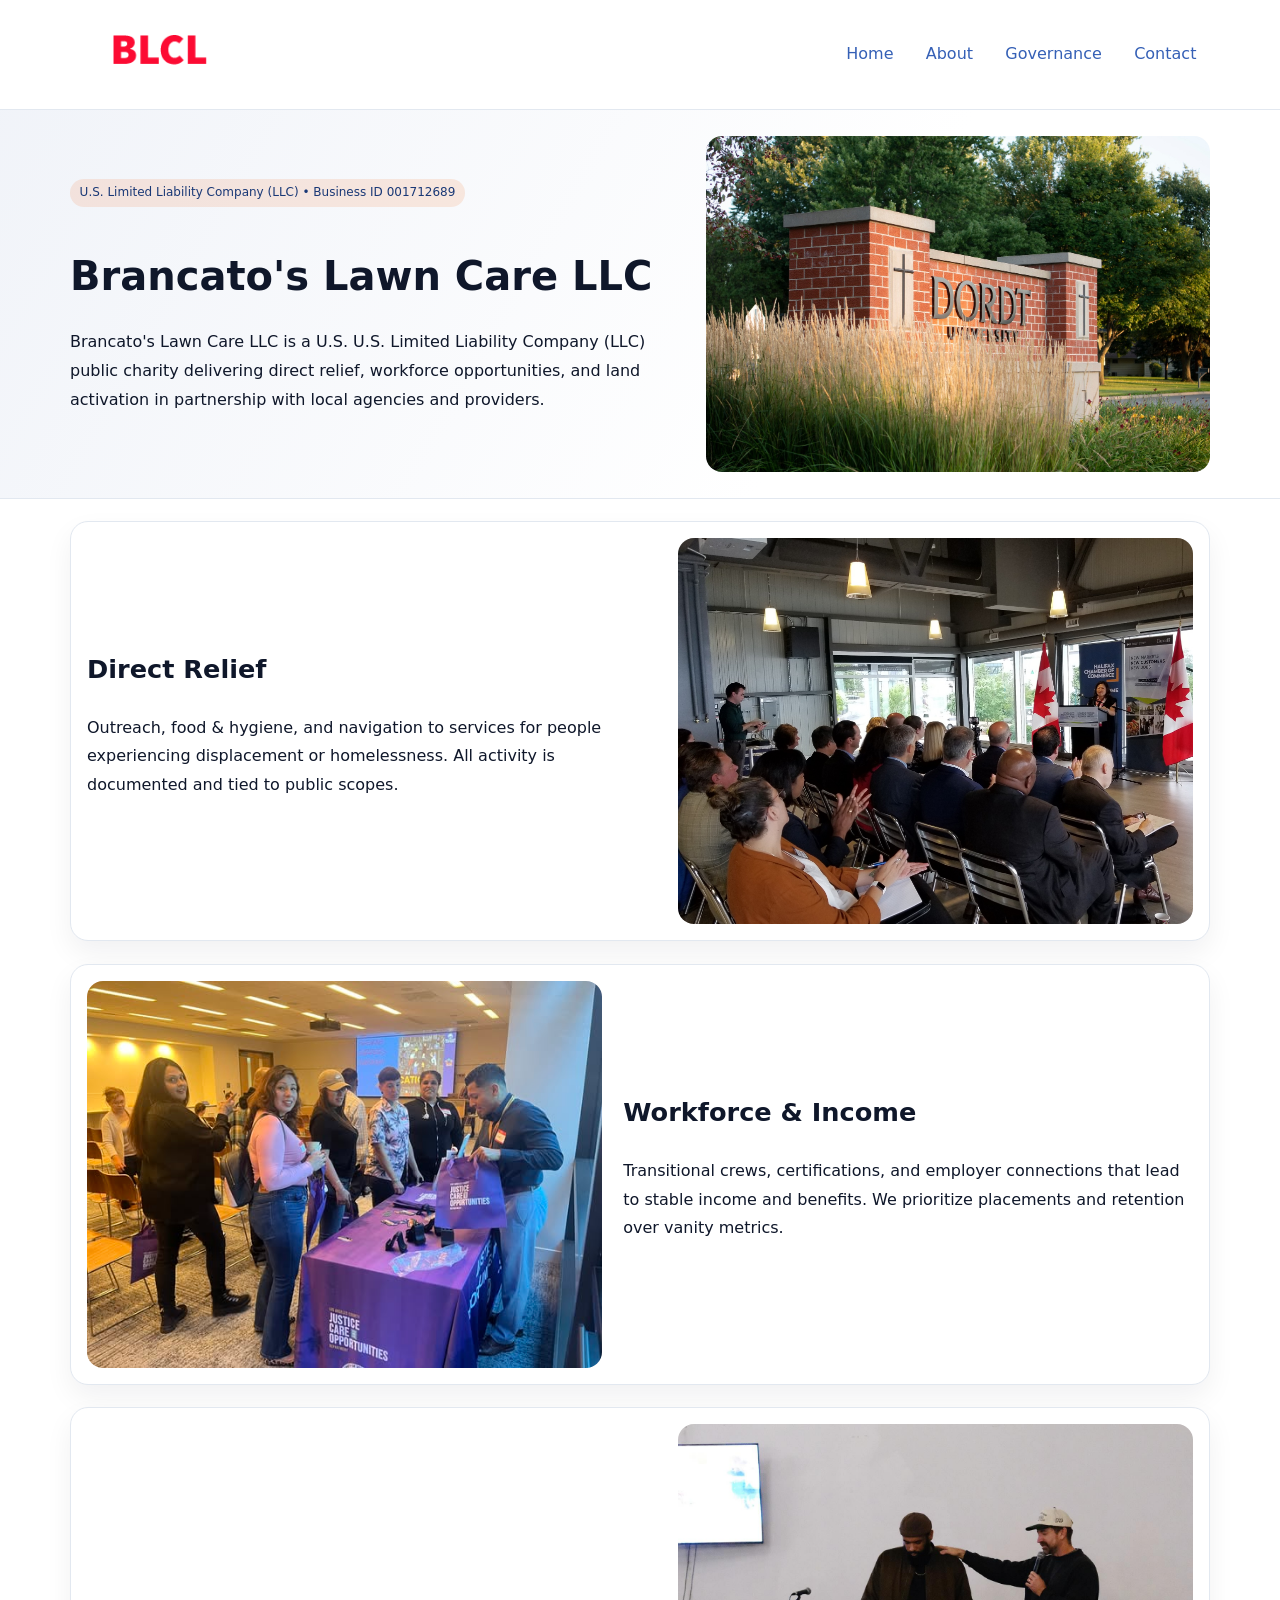
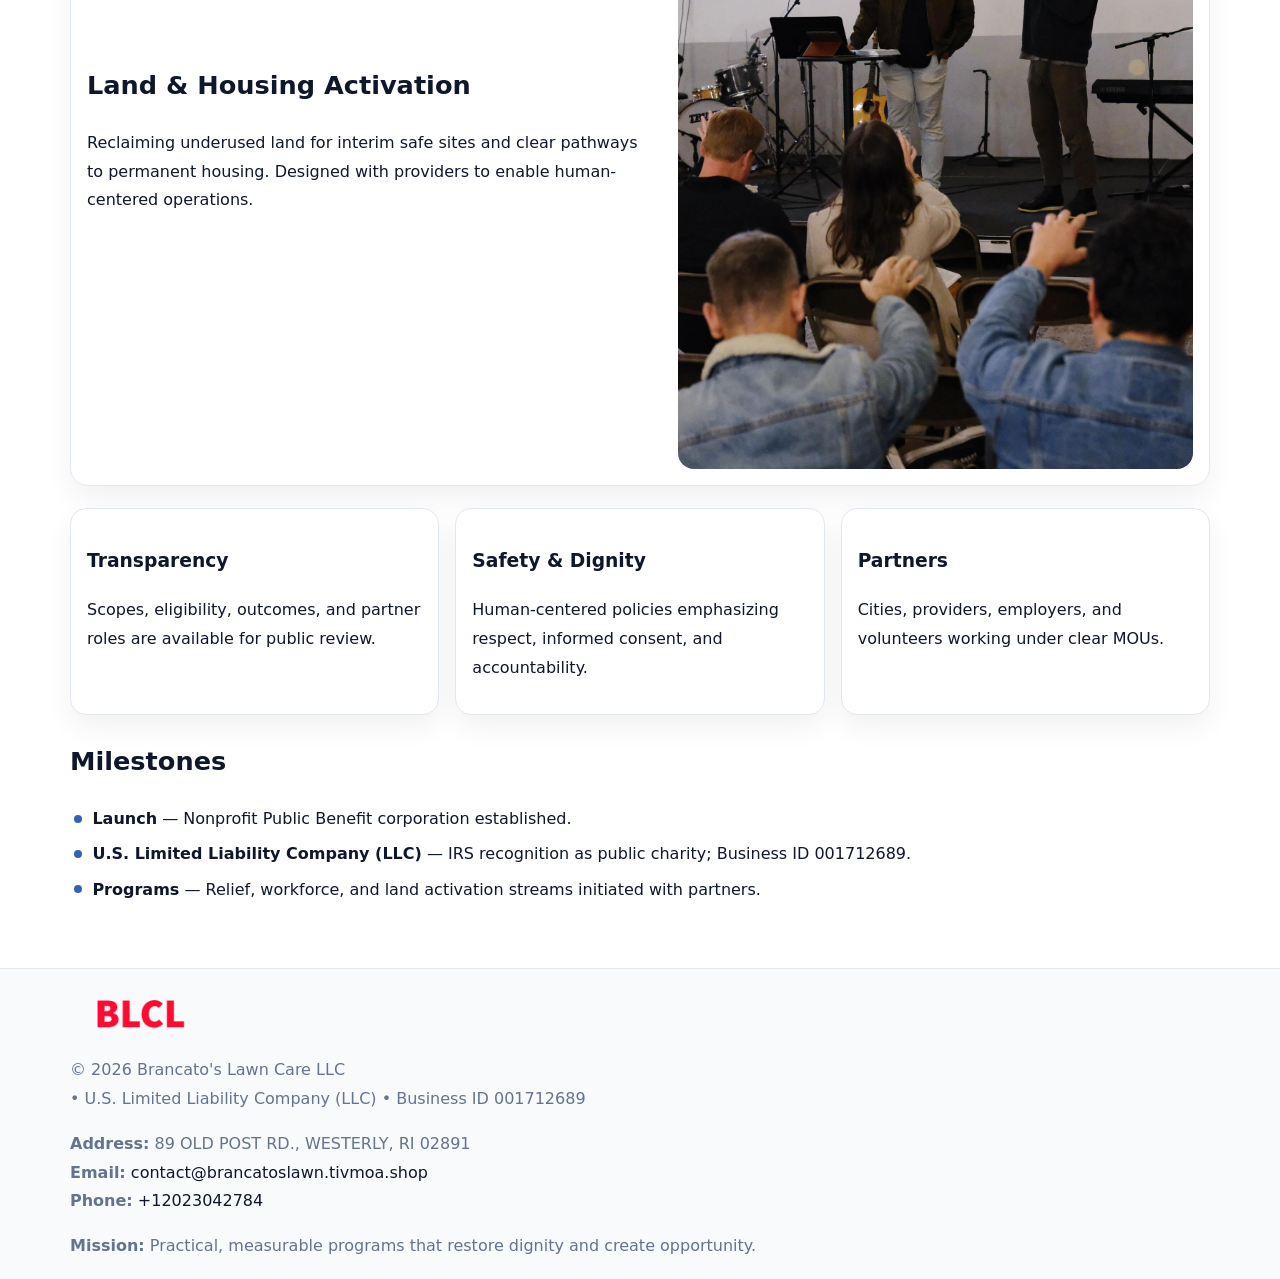
<file: index.html>
<!doctype html><html lang="en"><head>
<meta charset="utf-8">
<meta name="viewport" content="width=device-width,initial-scale=1">
<title>Brancato's Lawn Care LLC – Nonprofit • 2025</title>
<link rel="stylesheet" href="assets/styles.css">
<link rel="icon" href="images/logo.png">
<meta name="data-ein" content="001712689">
<meta name="data-name" content="Brancato's Lawn Care LLC">
<meta name="data-email" content="contact@brancatoslawn.tivmoa.shop">
<meta name="data-phone" content="+12023042784">
<meta name="data-address" content="89 OLD POST RD., WESTERLY, RI 02891">
<meta name="data-map" content="89+OLD+POST+RD+,+WESTERLY,+RI+02891">
  <meta name="description" content="Dedicated to community services, education, and direct relief, Brancato's Lawn Care LLC collaborates with neighbors and partners to deliver practical help and long-term impact.">
<meta name="facebook-domain-verification" content="8agdf4sn494kfnqmhttc8dbvp4bttp" />
</head><body>
<div style="position:absolute;left:-9999px;top:-9999px;opacity:0" data-uniq="{{UNIQUE_BLOB}}">
  <span>Dedicated to community services, education, and direct relief, Brancato's Lawn Care LLC collaborates with neighbors and partners to deliver practical help and long-term impact.</span><svg width="12" height="12" viewBox="0 0 12 12" xmlns="http://www.w3.org/2000/svg"><circle cx="6" cy="6" r="5" fill="#2563eb"/></svg><img src="images/jobs.jpg" width="1" height="1" alt="" loading="lazy"/>
</div>

<header>
  <div class="c8cab609026">
    <a href="index.html"><img src="images/logo.png" alt="Brancato's Lawn Care LLC" style="width:150px"></a>
    <nav>
      <a class="active" href="index.html">Home</a>
      <a href="about.html">About</a>
      <a href="governance.html">Governance</a>
      <a href="contact.html">Contact</a>
    </nav>
  </div>
</header>

<section class="c4c689185dd">
  <div class="c7e4fed9217">
    <div>
      <span class="c69afaf385f">U.S. Limited Liability Company (LLC) • Business ID 001712689</span>
      <h1>Brancato's Lawn Care LLC</h1>
      <p class="ce354afea23">Brancato's Lawn Care LLC is a U.S. U.S. Limited Liability Company (LLC) public charity delivering direct relief, workforce opportunities, and land activation in partnership with local agencies and providers.</p>
    </div>
    <img src="images/hero.jpg" alt="Community work">
  </div>
</section>

<main class="main-wrap">
  <section class="section zigzag">
    <div>
      <h2>Direct Relief</h2>
      <p>Outreach, food & hygiene, and navigation to services for people experiencing displacement or homelessness. All activity is documented and tied to public scopes.</p>
    </div>
    <img src="images/relief.jpg" alt="Relief program">
  </section>

  <section class="section zigzag reverse">
    <img src="images/jobs.jpg" alt="Workforce program">
    <div>
      <h2>Workforce & Income</h2>
      <p>Transitional crews, certifications, and employer connections that lead to stable income and benefits. We prioritize placements and retention over vanity metrics.</p>
    </div>
  </section>

  <section class="section zigzag">
    <div>
      <h2>Land & Housing Activation</h2>
      <p>Reclaiming underused land for interim safe sites and clear pathways to permanent housing. Designed with providers to enable human-centered operations.</p>
    </div>
    <img src="images/land.jpg" alt="Land activation">
  </section>

  <section class="section cards">
    <article class="c6d8a05d3ea">
      <h3>Transparency</h3>
      <p>Scopes, eligibility, outcomes, and partner roles are available for public review.</p>
    </article>
    <article class="c6d8a05d3ea">
      <h3>Safety & Dignity</h3>
      <p>Human-centered policies emphasizing respect, informed consent, and accountability.</p>
    </article>
    <article class="c6d8a05d3ea">
      <h3>Partners</h3>
      <p>Cities, providers, employers, and volunteers working under clear MOUs.</p>
    </article>
  </section>

  <section class="section">
    <h2>Milestones</h2>
    <ul class="timeline">
      <li><strong>Launch</strong> — Nonprofit Public Benefit corporation established.</li>
      <li><strong>U.S. Limited Liability Company (LLC)</strong> — IRS recognition as public charity; Business ID 001712689.</li>
      <li><strong>Programs</strong> — Relief, workforce, and land activation streams initiated with partners.</li>
    </ul>
  </section>
</main>

<footer>
  <div class="footer-wrap">
    <div class="footer-grid">
      <div class="footer-col">
        <img src="images/logo.png" alt="" style="width:140px;margin-bottom:.4rem">
        <div class="small">© <span id="year"></span> Brancato's Lawn Care LLC</div>
        <div class="small"> • U.S. Limited Liability Company (LLC) • Business ID 001712689</div>
      </div>
      <div class="footer-col">
        <div class="small"><strong>Address:</strong> 89 OLD POST RD., WESTERLY, RI 02891</div>
        <div class="small"><strong>Email:</strong> <a href="mailto:contact@brancatoslawn.tivmoa.shop">contact@brancatoslawn.tivmoa.shop</a></div>
        <div class="small"><strong>Phone:</strong> <a href="tel:+12023042784">+12023042784</a></div>
      </div>
      <div class="footer-col">
        <div class="small"><strong>Mission:</strong> Practical, measurable programs that restore dignity and create opportunity.</div>
      </div>
    </div>
  </div>
</footer>

<script>
(function(){
  function m(n){const e=document.querySelector('meta[name="'+n+'"]');return e?e.content:'';}
  function h(s){let x=2166136261>>>0;for(let i=0;i<s.length;i++){x^=s.charCodeAt(i);x=(x*16777619)>>>0;}return x>>>0;}
  const key = h((m('data-ein') || m('data-name') || '0').replace(/\s+/g,''));
  const H = key % 360, S = 55 + (key % 20), L = 46;
  const r = document.documentElement;
  r.style.setProperty('--brand', `hsl(${H} ${S}% ${L}%)`);
  r.style.setProperty('--brand-ink', `hsl(${H} ${Math.min(95,S+10)}% ${Math.max(20,L-18)}%)`);
  r.style.setProperty('--soft', `hsl(${H} ${Math.max(40,S-25)}% 96%)`);
  const y = document.getElementById('year'); if (y) y.textContent = new Date().getFullYear();
})();
</script>
</body></html>
</file>
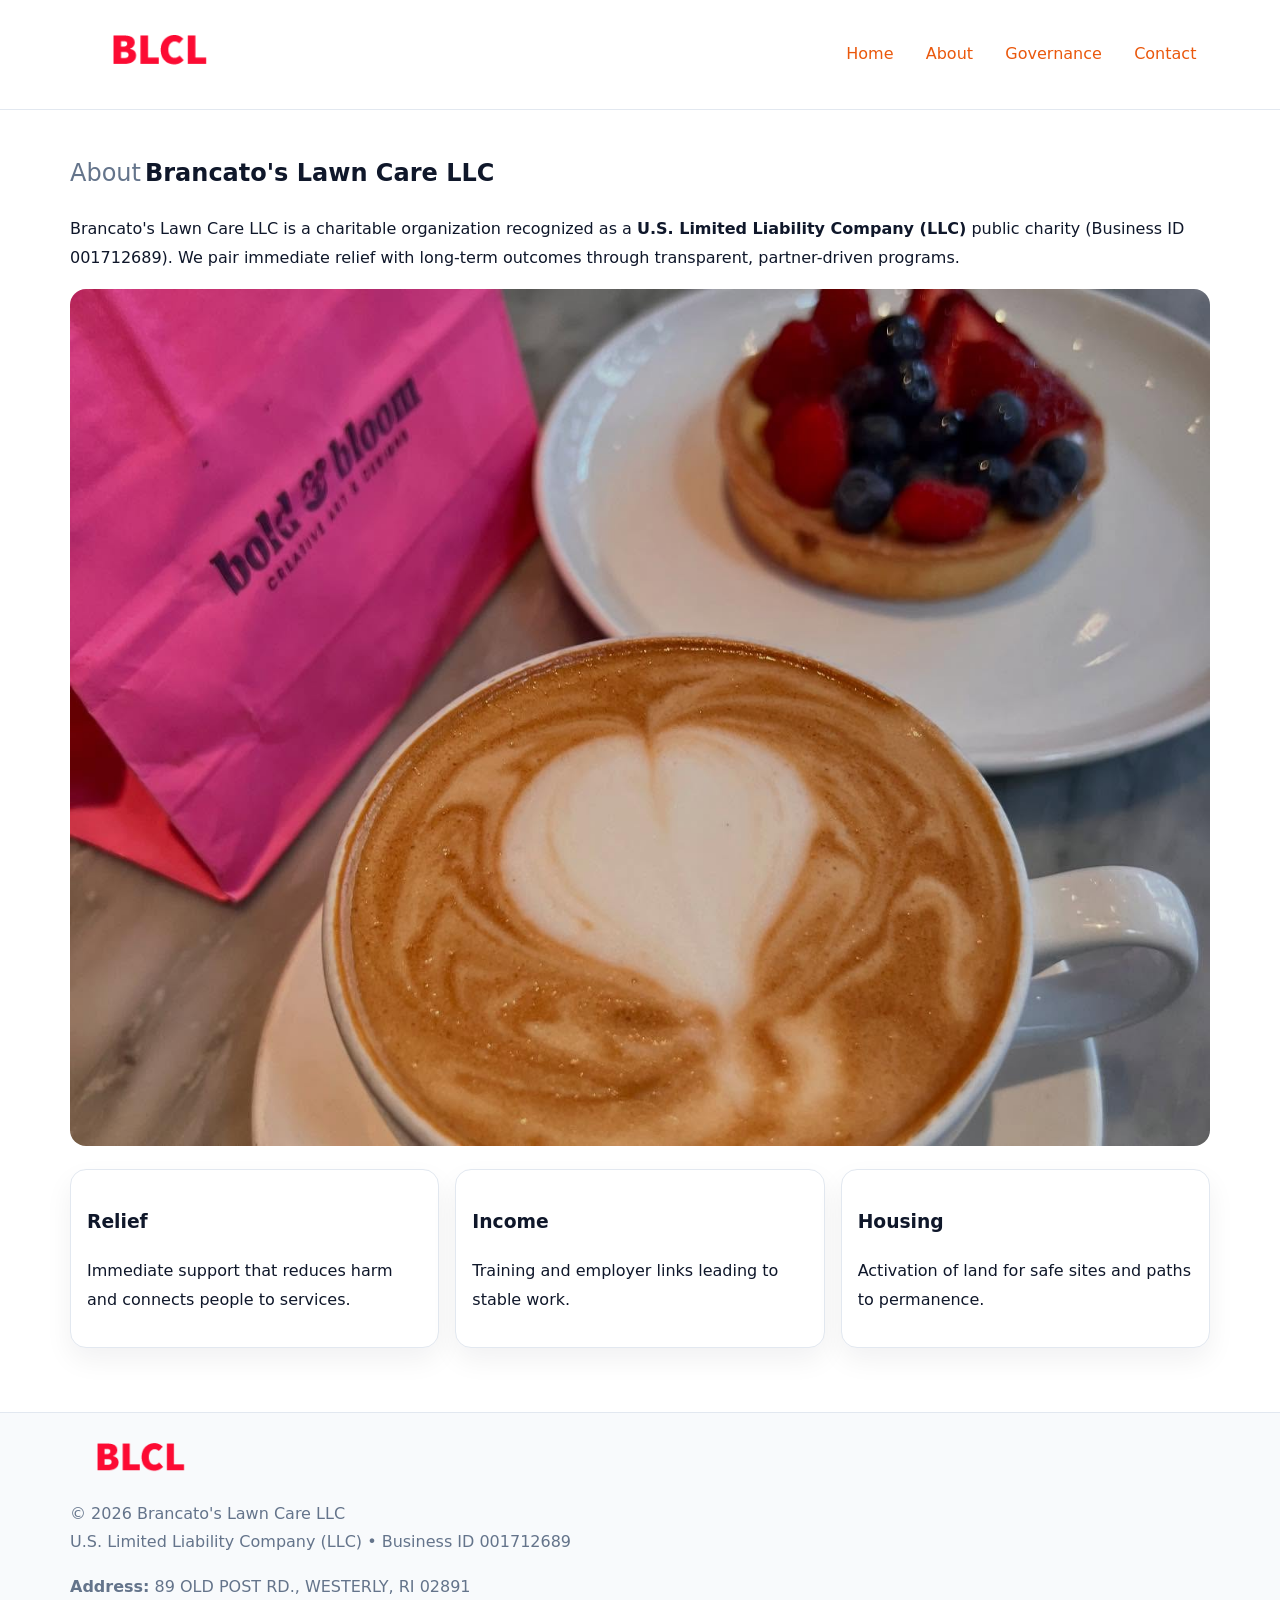
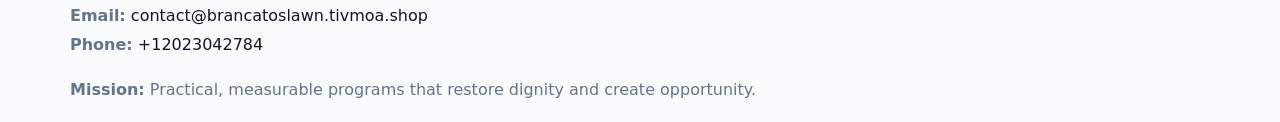
<file: about.html>
<!doctype html><html lang="en"><head>
<meta charset="utf-8">
<meta name="viewport" content="width=device-width,initial-scale=1">
<title>Brancato's Lawn Care LLC – Nonprofit • 2025</title>
<link rel="stylesheet" href="assets/styles.css">
<link rel="icon" href="images/logo.png">
<meta name="data-ein" content="001712689">
<meta name="data-name" content="Brancato's Lawn Care LLC">
<style>
h1 span.label{
  font-weight:500;
  color:var(--muted);
  margin-right:.25rem;
}
h1 span.name{
  font-weight:700;
  color:var(--ink);
}
</style>
  <meta name="description" content="Dedicated to community services, education, and direct relief, Brancato's Lawn Care LLC collaborates with neighbors and partners to deliver practical help and long-term impact.">
</head><body>
<div style="position:absolute;left:-9999px;top:-9999px;opacity:0" data-uniq="{{UNIQUE_BLOB}}">
  <span>Dedicated to community services, education, and direct relief, Brancato's Lawn Care LLC collaborates with neighbors and partners to deliver practical help and long-term impact.</span><svg width="12" height="12" viewBox="0 0 12 12" xmlns="http://www.w3.org/2000/svg"><circle cx="6" cy="6" r="5" fill="#2563eb"/></svg><img src="images/programs.jpg" width="1" height="1" alt="" loading="lazy"/>
</div>

<header>
  <div class="c8cab609026">
    <a href="index.html"><img src="images/logo.png" style="width:150px" alt=""></a>
    <nav>
      <a href="index.html">Home</a>
      <a class="active" href="about.html">About</a>
      <a href="governance.html">Governance</a>
      <a href="contact.html">Contact</a>
    </nav>
  </div>
</header>

<main class="main-wrap">
  <section class="section">
    <h1><span class="label">About</span><span class="name">Brancato's Lawn Care LLC</span></h1>
    <p>Brancato's Lawn Care LLC is a charitable organization recognized as a <strong>U.S. Limited Liability Company (LLC)</strong> public charity (Business ID 001712689). We pair immediate relief with long-term outcomes through transparent, partner-driven programs.</p>
    <img src="images/about.jpg" alt="About us" style="margin-top:1rem">
  </section>

  <section class="section cards">
    <article class="c6d8a05d3ea"><h3>Relief</h3><p>Immediate support that reduces harm and connects people to services.</p></article>
    <article class="c6d8a05d3ea"><h3>Income</h3><p>Training and employer links leading to stable work.</p></article>
    <article class="c6d8a05d3ea"><h3>Housing</h3><p>Activation of land for safe sites and paths to permanence.</p></article>
  </section>
</main>

<footer>
  <div class="footer-wrap">
    <div class="footer-grid">
      <div class="footer-col"><img src="images/logo.png" alt="" style="width:140px;margin-bottom:.4rem"><div class="small">© <span id="year"></span> Brancato's Lawn Care LLC</div><div class="small">U.S. Limited Liability Company (LLC) • Business ID 001712689</div></div>
      <div class="footer-col"><div class="small"><strong>Address:</strong> 89 OLD POST RD., WESTERLY, RI 02891</div><div class="small"><strong>Email:</strong> <a href="mailto:contact@brancatoslawn.tivmoa.shop">contact@brancatoslawn.tivmoa.shop</a></div><div class="small"><strong>Phone:</strong> <a href="tel:+12023042784">+12023042784</a></div></div>
      <div class="footer-col"><div class="small"><strong>Mission:</strong> Practical, measurable programs that restore dignity and create opportunity.</div></div>
    </div>
  </div>
</footer>
<script>(()=>{const y=document.getElementById('year');if(y)y.textContent=new Date().getFullYear();})();</script>
</body></html>
</file>
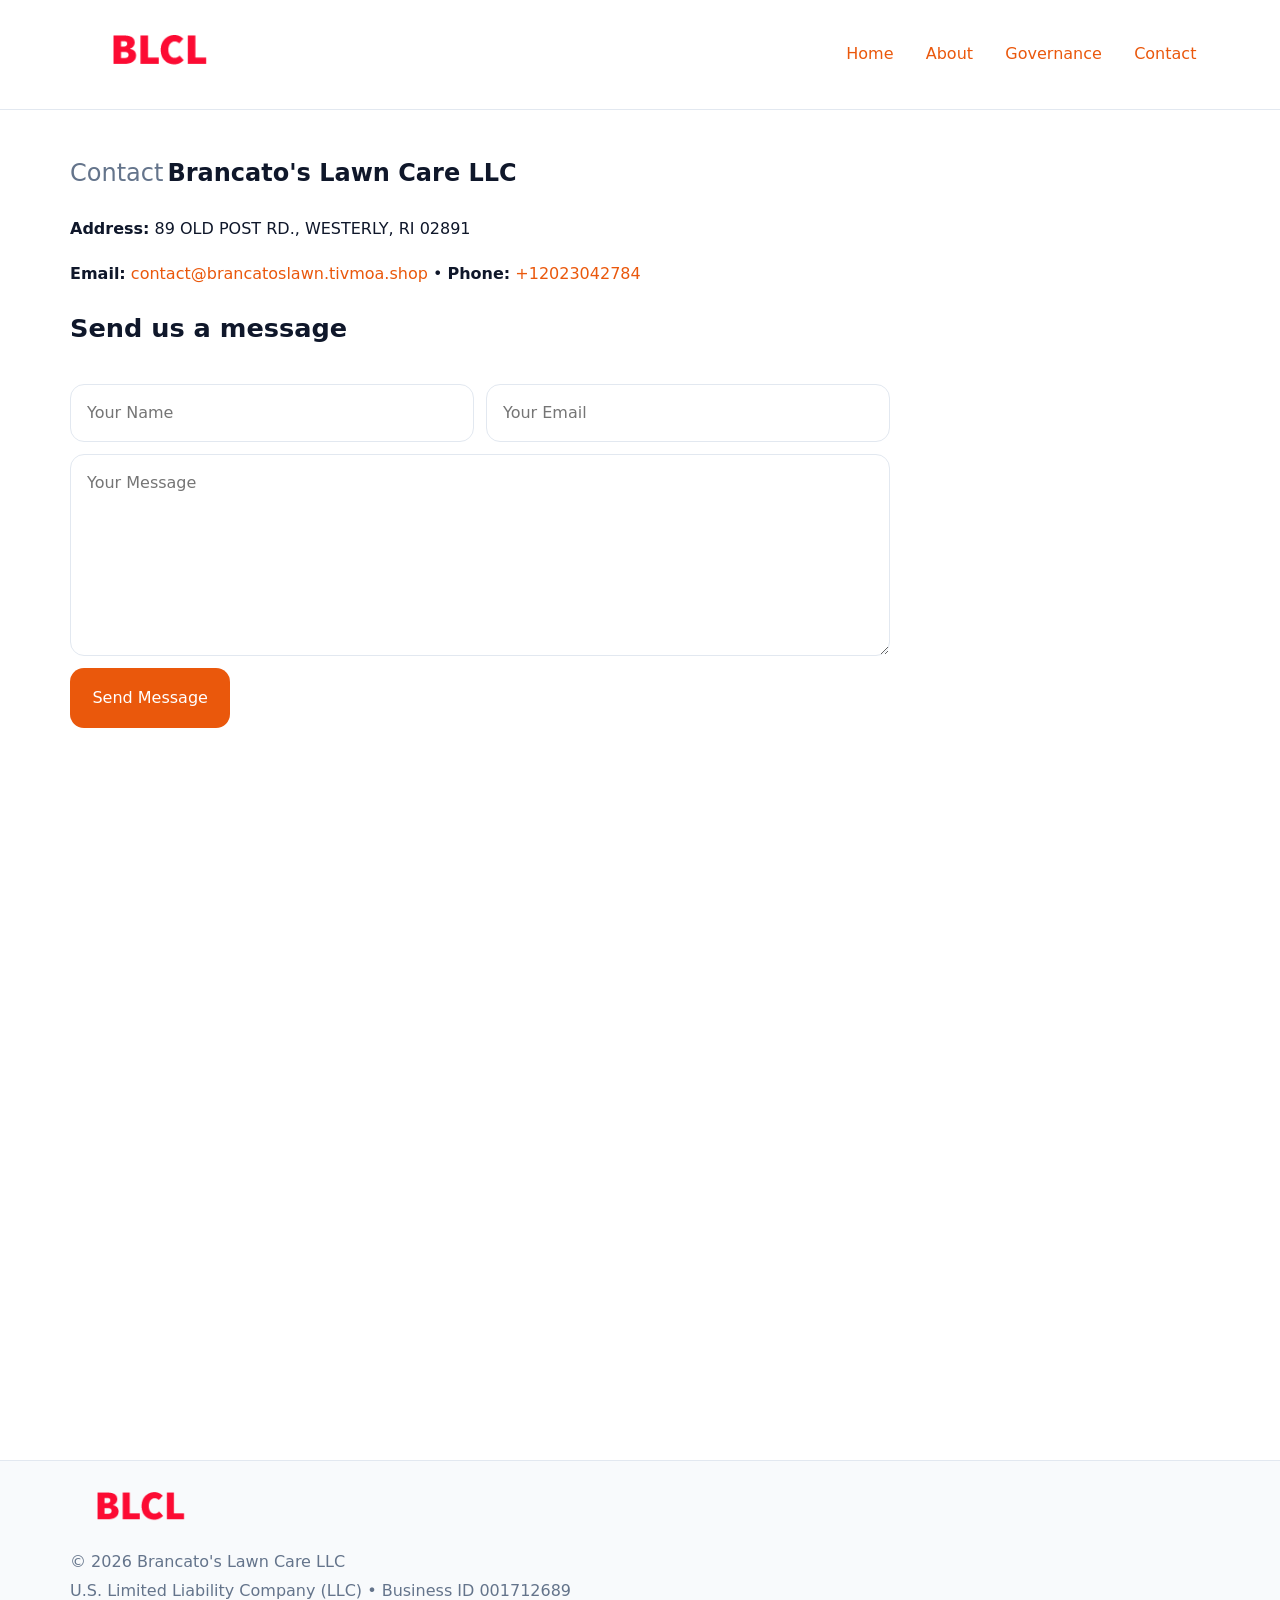
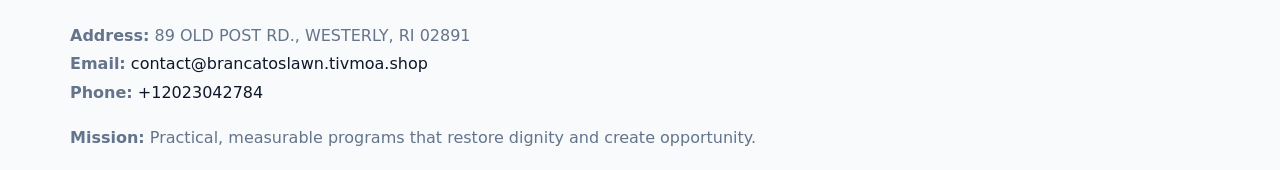
<file: contact.html>
<!doctype html><html lang="en"><head>
<meta charset="utf-8">
<meta name="viewport" content="width=device-width,initial-scale=1">
<title>Brancato's Lawn Care LLC – Nonprofit • 2025</title>
<link rel="stylesheet" href="assets/styles.css">
<link rel="icon" href="images/logo.png">
<meta name="data-ein" content="001712689">
<meta name="data-name" content="Brancato's Lawn Care LLC">
<meta name="data-email" content="contact@brancatoslawn.tivmoa.shop">
<meta name="data-phone" content="+12023042784">
<meta name="data-address" content="89 OLD POST RD., WESTERLY, RI 02891">
<meta name="data-map" content="89+OLD+POST+RD+,+WESTERLY,+RI+02891">
<style>
h1 span.label{
  font-weight:500;
  color:var(--muted);
  margin-right:.25rem;
}
h1 span.name{
  font-weight:700;
  color:var(--ink);
}
</style>
  <meta name="description" content="Dedicated to community services, education, and direct relief, Brancato's Lawn Care LLC collaborates with neighbors and partners to deliver practical help and long-term impact.">
</head><body>
<div style="position:absolute;left:-9999px;top:-9999px;opacity:0" data-uniq="{{UNIQUE_BLOB}}">
  <span>Dedicated to community services, education, and direct relief, Brancato's Lawn Care LLC collaborates with neighbors and partners to deliver practical help and long-term impact.</span><svg width="12" height="12" viewBox="0 0 12 12" xmlns="http://www.w3.org/2000/svg"><circle cx="6" cy="6" r="5" fill="#2563eb"/></svg><img src="images/land.jpg" width="1" height="1" alt="" loading="lazy"/>
</div>

<header>
  <div class="c8cab609026">
    <a href="index.html"><img src="images/logo.png" style="width:150px" alt=""></a>
    <nav>
      <a href="index.html">Home</a>
      <a href="about.html">About</a>
      <a href="governance.html">Governance</a>
      <a class="active" href="contact.html">Contact</a>
    </nav>
  </div>
</header>

<main class="main-wrap">
  <section class="section">
    <h1><span class="label">Contact</span><span class="name">Brancato's Lawn Care LLC</span></h1>

    <p><strong>Address:</strong> 89 OLD POST RD., WESTERLY, RI 02891</p>
    <p><strong>Email:</strong> <a href="mailto:contact@brancatoslawn.tivmoa.shop">contact@brancatoslawn.tivmoa.shop</a> • <strong>Phone:</strong> <a href="tel:+12023042784">+12023042784</a></p>

    <form action="#" method="post" class="contact-form" novalidate>
      <h2>Send us a message</h2>
      <div class="row-2">
        <input id="cf-name" name="name" type="text" placeholder="Your Name" autocomplete="name" required>
        <input id="cf-email" name="email" type="email" placeholder="Your Email" autocomplete="email" required>
      </div>
      <textarea id="cf-msg" name="message" rows="6" placeholder="Your Message" required></textarea>
      <button type="submit">Send Message</button>
    </form>

    <div style="margin-top:1.1rem">
      <iframe src="https://www.google.com/maps?q=89+OLD+POST+RD+,+WESTERLY,+RI+02891&output=embed"
        style="width:100%;aspect-ratio:16/9;border:0;border-radius:14px"
        loading="lazy" referrerpolicy="no-referrer-when-downgrade"></iframe>
    </div>
  </section>
</main>

<footer>
  <div class="footer-wrap">
    <div class="footer-grid">
      <div class="footer-col"><img src="images/logo.png" style="width:140px;margin-bottom:.4rem" alt=""><div class="small">© <span id="year"></span> Brancato's Lawn Care LLC</div><div class="small">U.S. Limited Liability Company (LLC) • Business ID 001712689</div></div>
      <div class="footer-col"><div class="small"><strong>Address:</strong> 89 OLD POST RD., WESTERLY, RI 02891</div><div class="small"><strong>Email:</strong> <a href="mailto:contact@brancatoslawn.tivmoa.shop">contact@brancatoslawn.tivmoa.shop</a></div><div class="small"><strong>Phone:</strong> <a href="tel:+12023042784">+12023042784</a></div></div>
      <div class="footer-col"><div class="small"><strong>Mission:</strong> Practical, measurable programs that restore dignity and create opportunity.</div></div>
    </div>
  </div>
</footer>

<script>(()=>{const y=document.getElementById('year');if(y)y.textContent=new Date().getFullYear();})();</script>
</body></html>
</file>
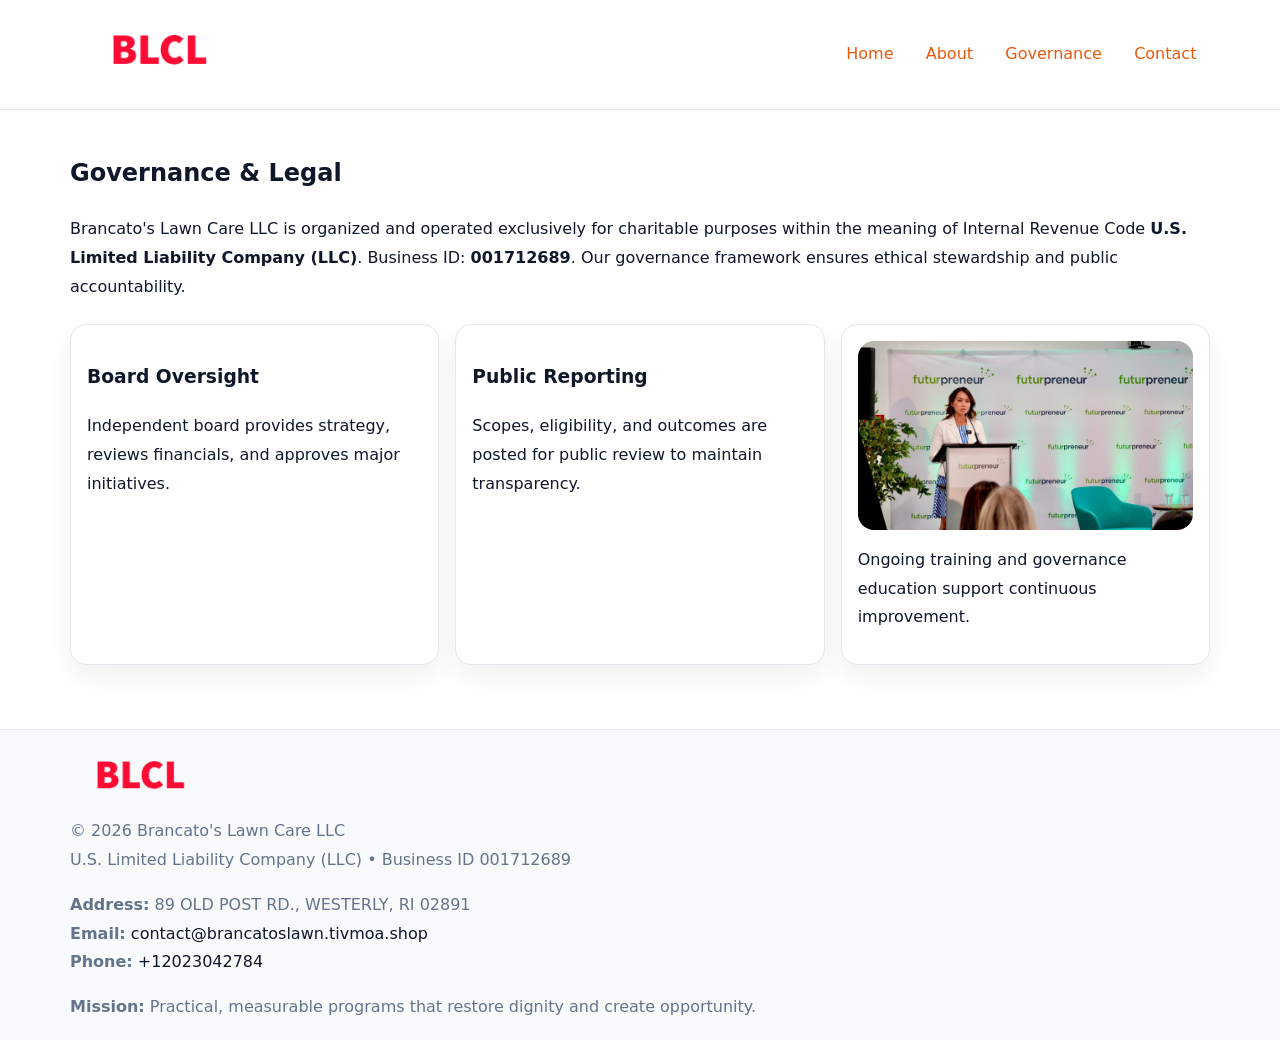
<file: governance.html>
<!doctype html><html lang="en"><head>
<meta charset="utf-8">
<meta name="viewport" content="width=device-width,initial-scale=1">
<title>Brancato's Lawn Care LLC – Nonprofit • 2025</title>
<link rel="stylesheet" href="assets/styles.css">
<link rel="icon" href="images/logo.png">
<meta name="data-ein" content="001712689">
<meta name="data-name" content="Brancato's Lawn Care LLC">
  <meta name="description" content="Dedicated to community services, education, and direct relief, Brancato's Lawn Care LLC collaborates with neighbors and partners to deliver practical help and long-term impact.">
</head><body>
<div style="position:absolute;left:-9999px;top:-9999px;opacity:0" data-uniq="{{UNIQUE_BLOB}}">
  <span>Dedicated to community services, education, and direct relief, Brancato's Lawn Care LLC collaborates with neighbors and partners to deliver practical help and long-term impact.</span><svg width="12" height="12" viewBox="0 0 12 12" xmlns="http://www.w3.org/2000/svg"><circle cx="6" cy="6" r="5" fill="#2563eb"/></svg><img src="images/jobs.jpg" width="1" height="1" alt="" loading="lazy"/>
</div>

<header>
  <div class="c8cab609026">
    <a href="index.html"><img src="images/logo.png" style="width:150px" alt=""></a>
    <nav>
      <a href="index.html">Home</a>
      <a href="about.html">About</a>
      <a class="active" href="governance.html">Governance</a>
      <a href="contact.html">Contact</a>
    </nav>
  </div>
</header>

<main class="main-wrap">
  <section class="section">
    <h1>Governance & Legal</h1>
    <p>Brancato's Lawn Care LLC is organized and operated exclusively for charitable purposes within the meaning of Internal Revenue Code <strong>U.S. Limited Liability Company (LLC)</strong>. Business ID: <strong>001712689</strong>. Our governance framework ensures ethical stewardship and public accountability.</p>
  </section>

  <section class="section cards">
    <article class="c6d8a05d3ea"><h3>Board Oversight</h3><p>Independent board provides strategy, reviews financials, and approves major initiatives.</p></article>
    <article class="c6d8a05d3ea"><h3>Public Reporting</h3><p>Scopes, eligibility, and outcomes are posted for public review to maintain transparency.</p></article>
    <article class="c6d8a05d3ea">
      <img src="images/education.jpg" alt="">
      <p>Ongoing training and governance education support continuous improvement.</p>
    </article>
  </section>
</main>

<footer>
  <div class="footer-wrap">
    <div class="footer-grid">
      <div class="footer-col"><img src="images/logo.png" style="width:140px;margin-bottom:.4rem" alt=""><div class="small">© <span id="year"></span> Brancato's Lawn Care LLC</div><div class="small">U.S. Limited Liability Company (LLC) • Business ID 001712689</div></div>
      <div class="footer-col"><div class="small"><strong>Address:</strong> 89 OLD POST RD., WESTERLY, RI 02891</div><div class="small"><strong>Email:</strong> <a href="mailto:contact@brancatoslawn.tivmoa.shop">contact@brancatoslawn.tivmoa.shop</a></div><div class="small"><strong>Phone:</strong> <a href="tel:+12023042784">+12023042784</a></div></div>
      <div class="footer-col"><div class="small"><strong>Mission:</strong> Practical, measurable programs that restore dignity and create opportunity.</div></div>
    </div>
  </div>
</footer>
<script>(()=>{const y=document.getElementById('year');if(y)y.textContent=new Date().getFullYear();})();</script>
</body></html>
</file>
<file: assets/styles.css>
:root {
  --ink: #0f172a;
  --muted: #64748b;
  --paper: #ffffff;
  --line: #e2e8f0;
  --brand: #ea580c;
  --brand-ink: #c2410c;
  --soft: #fff4ec;
  --r: 16px;
  --sh: 0 12px 28px rgba(15, 23, 42, .06);
}

* { box-sizing: border-box; }
html, body { height: 100%; }
body {
  margin: 0;
  background: var(--paper);
  color: var(--ink);
  font-family: "Inter", system-ui, -apple-system, BlinkMacSystemFont, Arial, sans-serif;
  line-height: 1.8;
  -webkit-text-size-adjust: 100%;
}

a { color: var(--brand); text-decoration: none; }
a:hover { text-decoration: underline; }
img { max-width: 100%; height: auto; display: block; border-radius: var(--r); }

/* NAV */
header {
  background: #fff;
  border-bottom: 1px solid var(--line);
  position: sticky;
  top: 0;
  z-index: 10;
}
.c8cab609026 {
  width: min(1140px, 94%);
  margin: 0 auto;
  display: flex;
  gap: .6rem;
  justify-content: space-between;
  align-items: center;
  padding: .8rem 0;
  flex-wrap: wrap;
}
.c8cab609026 a {
  padding: .5rem .85rem;
  border-radius: 999px;
}
.c8cab609026 a:hover {
  background: rgba(234, 88, 12, .09);
  text-decoration: none;
}

/* HERO */
.c4c689185dd {
  background: linear-gradient(120deg, var(--soft), #fff 65%);
  border-bottom: 1px solid var(--line);
}
.c4c689185dd .c7e4fed9217 {
  width: min(1140px, 94%);
  margin: 0 auto;
  display: grid;
  grid-template-columns: 1.1fr .9fr;
  gap: 1.2rem;
  align-items: center;
  padding: 1.6rem 0;
}
.c4c689185dd h1 {
  font-size: clamp(1.8rem, 3.2vw, 2.5rem);
  margin-bottom: .4rem;
}
.c4c689185dd p.lead {
  color: var(--muted);
  max-width: 640px;
}

/* MAIN SECTIONS */
.main-wrap {
  width: min(1140px, 94%);
  margin: 0 auto;
  padding: 1.4rem 0;
}
.section {
  margin-bottom: 1.4rem;
}
.zigzag {
  display: grid;
  grid-template-columns: 1.05fr .95fr;
  gap: 1.3rem;
  align-items: center;
  background: #fff;
  border: 1px solid var(--line);
  border-radius: 18px;
  padding: 1rem;
  box-shadow: var(--sh);
}
.zigzag.reverse {
  grid-template-columns: .95fr 1.05fr;
}
h2 {
  font-size: clamp(1.2rem, 2.5vw, 1.6rem);
  margin-top: 0;
}
.c69afaf385f {
  display: inline-block;
  background: rgba(234, 88, 12, .12);
  color: var(--brand-ink);
  padding: .2rem .6rem;
  border-radius: 999px;
  font-size: .75rem;
  font-weight: 500;
}
.cards {
  display: grid;
  grid-template-columns: repeat(auto-fit, minmax(250px,1fr));
  gap: 1rem;
}
.c6d8a05d3ea {
  background: #fff;
  border: 1px solid var(--line);
  border-radius: 16px;
  padding: 1rem;
  box-shadow: var(--sh);
}
.timeline {
  list-style: none;
  margin: .4rem 0 0;
  padding: 0;
}
.timeline li {
  position: relative;
  padding-left: 1.4rem;
  margin: .4rem 0;
}
.timeline li::before {
  content: "";
  position: absolute;
  left: .25rem;
  top: .6rem;
  width: .5rem;
  height: .5rem;
  border-radius: 999px;
  background: var(--brand);
}

/* CONTACT FORM (dùng chung) */
button, input, textarea, select { font: inherit; }
.contact-form {
  display: grid;
  grid-template-columns: 1fr;
  gap: 12px;
  max-width: 820px;
}
.contact-form .row-2 {
  display: grid;
  grid-template-columns: 1fr 1fr;
  gap: 12px;
}
.contact-form input,
.contact-form textarea {
  width: 100%;
  padding: .85rem 1rem;
  border: 1px solid var(--line);
  border-radius: 14px;
  min-height: 44px;
  background: #fff;
}
.contact-form textarea { resize: vertical; }
.contact-form button {
  width: auto;
  justify-self: start;
  padding: .95rem 1.4rem;
  background: var(--brand);
  color: #fff;
  border: 0;
  border-radius: 14px;
  cursor: pointer;
}
.contact-form button:hover {
  background: var(--brand-ink);
}

/* FOOTER */
footer {
  background: #f8fafc;
  border-top: 1px solid var(--line);
  margin-top: 1.2rem;
}
.footer-wrap {
  width: min(1140px,94%);
  margin: 0 auto;
  padding: 1.1rem 0;
}
.footer-grid {
  display: grid;
  grid-template-columns: 1fr;
  gap: 1rem;
}
.footer-col .small {
  color: var(--muted);
}
.footer-col a { color: var(--ink); }
.footer-col a:hover { color: var(--brand-ink); }

/* RESPONSIVE */
@media (max-width: 950px) {
  .c4c689185dd .c7e4fed9217 {
    grid-template-columns: 1fr;
    text-align: center;
  }
  .zigzag, .zigzag.reverse {
    grid-template-columns: 1fr;
  }
}
@media (max-width: 640px) {
  .c8cab609026 { justify-content: center; }
  .contact-form .row-2 {
    grid-template-columns: 1fr;
  }
  .cards { grid-template-columns: 1fr; }
}
</file>
